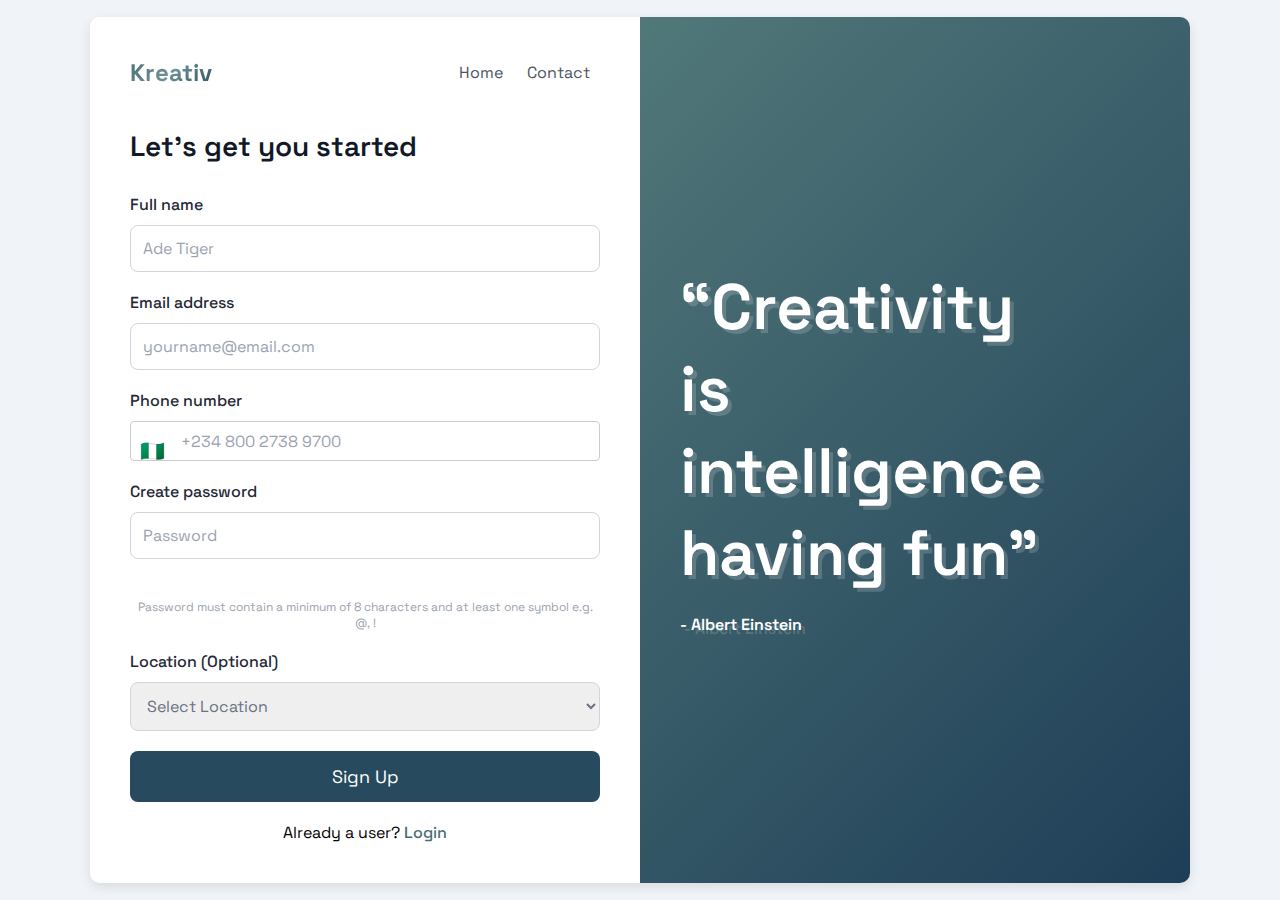
<file: Login Page/index.html>
<!DOCTYPE html>
<html lang="en">
<head>
    <meta charset="UTF-8">
    <meta name="viewport" content="width=device-width, initial-scale=1.0">
    <title>Kreativ - Sign Up</title>
    <link rel="stylesheet" href="css/style.css">
</head>
<body>
    <div class="container">
        <div class="form-section">
            <header>
                <h1 class="logo">Kreativ</h1>
                <nav>
                    <a href="#">Home</a>
                    <a href="#">Contact</a>
                </nav>
            </header>
            <h2>Let's get you started</h2>
            <form>
                <label for="full-name">Full name</label>
                <input type="text" id="full-name" placeholder="Ade Tiger">

                <label for="email">Email address</label>
                <input type="email" id="email" placeholder="yourname@email.com">

                <label for="phone">Phone number</label>
                <div class="phone-input">
                    <span class="flag">🇳🇬</span>
                    <input type="tel" id="phone" placeholder="+234 800 2738 9700">
                </div>

                <label for="password">Create password</label>
                <div class="password-input">
                    <input type="password" id="password" placeholder="Password">
                </div>
                <p class="password-info">Password must contain a minimum of 8 characters and at least one symbol e.g. @, !</p>

                <label for="location">Location (Optional)</label>
                <select id="location">
                    <option>Select Location</option>
                </select>

                <button type="submit">Sign Up</button>
            </form>
            <p>Already a user? <a href="#">Login</a></p>
        </div>
        <div class="quote-section">
            <blockquote class="Create">
                “Creativity is intelligence having fun”
            </blockquote>
            <blockquote class="Albert">
                - Albert Einstein
            </blockquote>
        </div>
    </div>
</body>
</html>
</file>
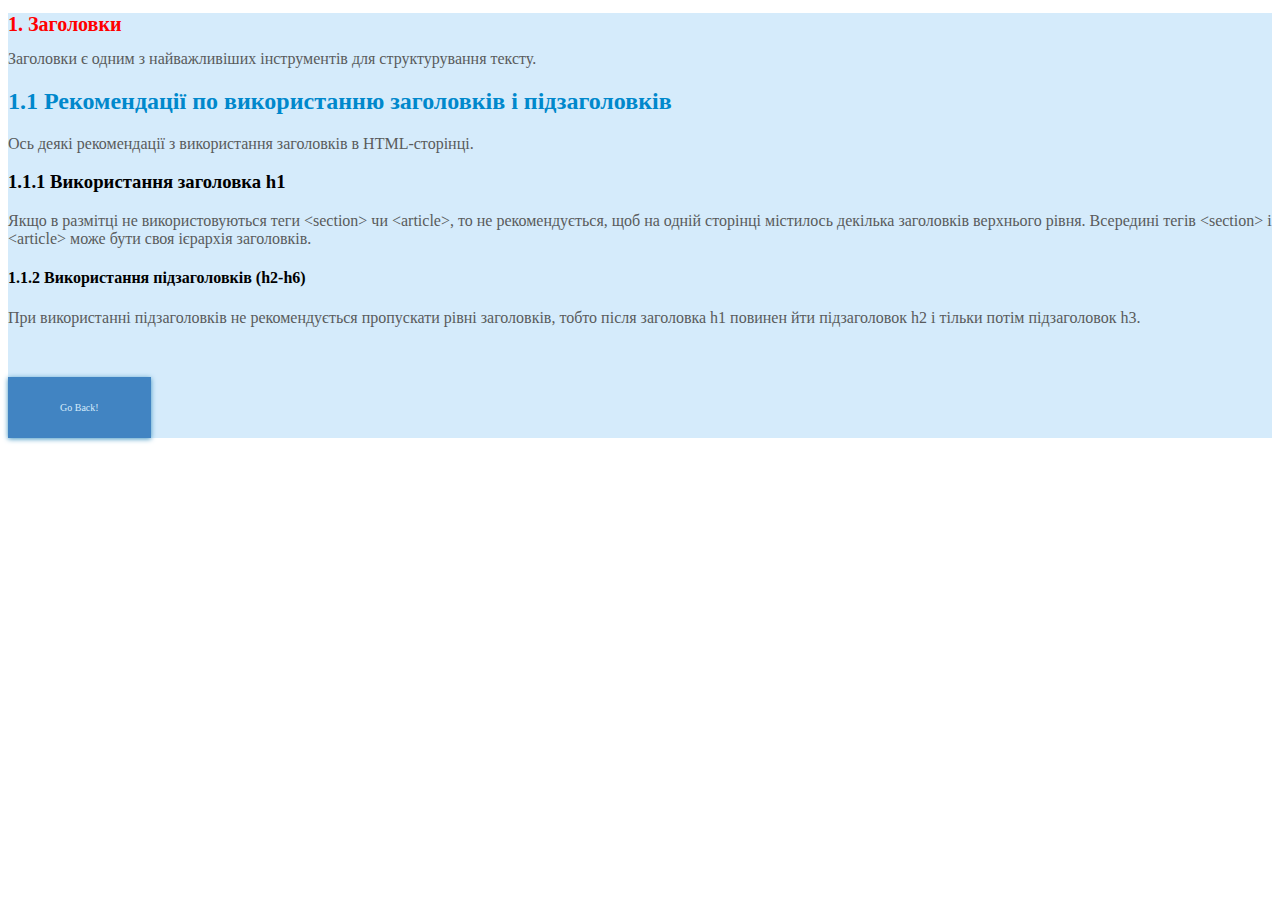
<file: lr1/index.html>
<!DOCTYPE html>
<html lang="en">

<head>
    <meta charset="UTF-8">
    <meta http-equiv="X-UA-Compatible" content="IE=edge">
    <meta name="viewport" content="width=device-width, initial-scale=1.0">
    <title>LW1</title>
    <style>

        div {
            background-color: #d5ebfb;
        }

        h1 {
            font-size: 20px;
            color: red;
        }
        
        h2 {
            color: #0088cc;
        }

        span {
            color: #595b5c;
        }
        .button {
            margin-top: 50px;
            background-color: rgb(65, 132, 194) ;
            border: none;
            color: red;
            padding: 25px 52px;
            text-align: center;
            -webkit-transition-duration: 0.4s;
            transition-duration: 0.4s;
            text-decoration: none;
            font-size: 10px;
            text-align: center; 
            cursor: pointer;
            display: inline-block;
            box-shadow: 0px 1px 5px rgb(65, 149, 194);
        }
        .back {
            color: #d5ebfb;
        }
    </style>
</head>
<div>
    <h1>
        1. Заголовки
    </h1>
    
    <span>
        Заголовки є одним з найважливіших інструментів для структурування тексту.
    </span>
    
    <h2 class="h2">
        1.1 Рекомендації по використанню заголовків і підзаголовків
    </h2>
    
    <span
    >Ось деякі рекомендації з використання заголовків в HTML-сторінці.
    </span>
    
    <h3>
        1.1.1 Використання заголовка h1
    </h3>
    
    <span>
        Якщо в размітці не використовуються теги &lt;section&gt; чи &lt;article&gt;, то не
    рекомендується, щоб на одній сторінці містилось декілька заголовків верхнього рівня.
    Всередині тегів &lt;section&gt; і &lt;article&gt; може бути своя ієрархія заголовків.
    </span>

    <h4>
        1.1.2 Використання підзаголовків (h2-h6)
    </h4>

    <span>
        При використанні підзаголовків не рекомендується пропускати рівні заголовків, тобто
    після заголовка h1 повинен йти підзаголовок h2 і тільки потім підзаголовок h3.
</span>
<a href="/index.html" class="button"><span class="back">Go Back!</span></a>
</div>
<body>
    
</body>
</html>
</file>
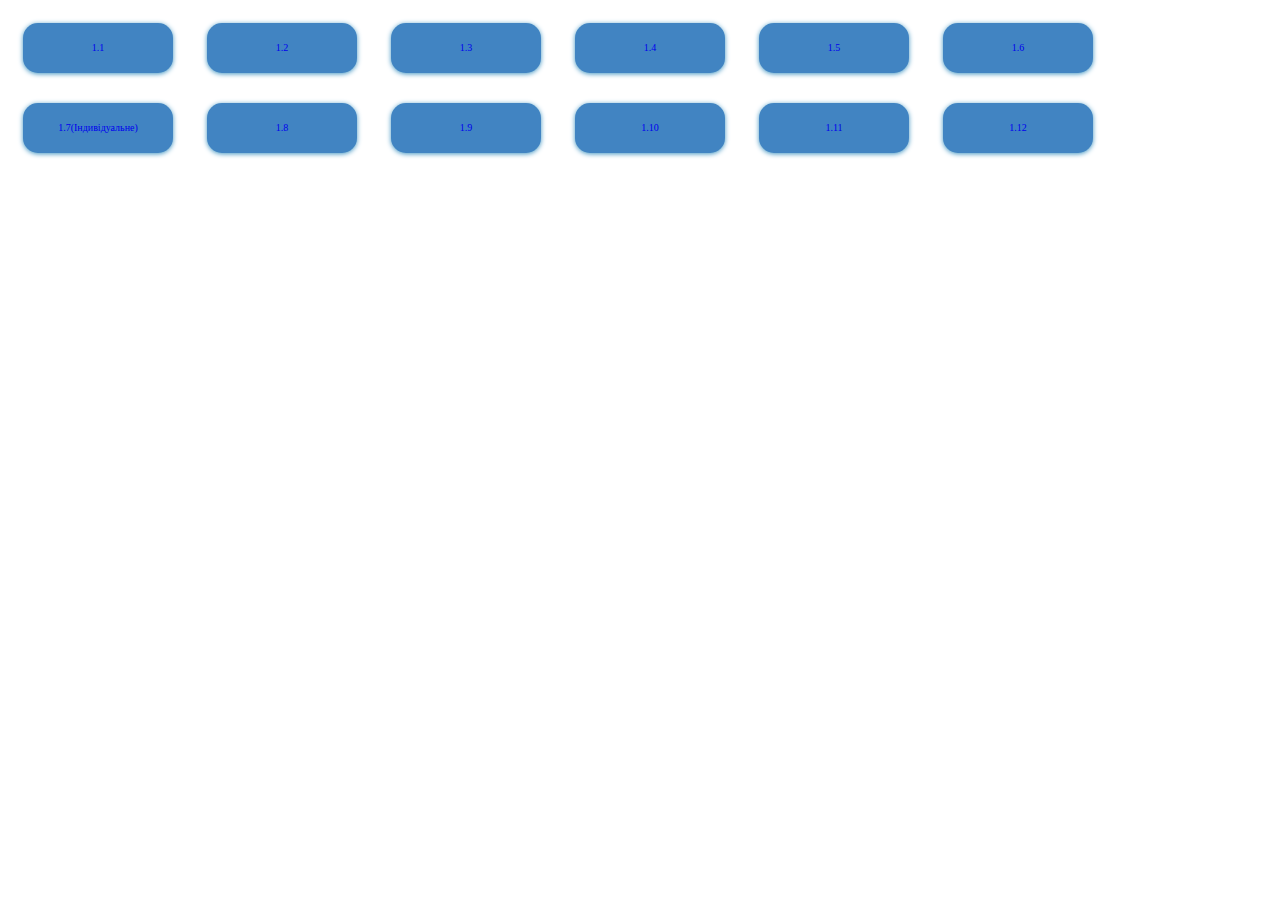
<file: lr1_2/index.html>
<!DOCTYPE html>
<html lang="uk">
<head>
    <meta charset="UTF-8">
    <meta name="viewport" content="width=device-width, initial-scale=1.0">
    <title>Document</title>
    <style>
        .button1 {
    width: 150px;
    height: 50px;
    background-color: rgb(65, 132, 194) ;
    border-radius: 15px;
    line-height: 50px;
    text-align: center;
    margin: 15px;
    -webkit-transition-duration: 0.4s;
    transition-duration: 0.4s;
    text-decoration: none;
    font-size: 10px;
    text-align: center; 
    cursor: pointer;
    display: inline-block;
    box-shadow: 0px 1px 5px rgb(65, 149, 194);
}

.button1:hover {
    background-color: rgb(87, 167, 243); /* Зміна кольору при наведенні */
}
    </style>
</head>
<body>
    <a href="1/index.html" class="button1"><span>1.1</span></a>
    <a href="2/index.html" class="button1"><span>1.2</span></a>
    <a href="3/index.html" class="button1"><span>1.3</span></a>
    <a href="4/index.html" class="button1"><span>1.4</span></a>
    <a href="5/index.html" class="button1"><span>1.5</span></a>
    <a href="6/index.html" class="button1"><span>1.6</span></a>
    <a href="7/index.html" class="button1"><span>1.7(Індивідуальне)</span></a>
    <a href="8/index.html" class="button1"><span>1.8</span></a>
    <a href="9/index.html" class="button1"><span>1.9</span></a>
    <a href="10/index.html" class="button1"><span>1.10</span></a>
    <a href="11/index.html" class="button1"><span>1.11</span></a>
    <a href="12/index.html" class="button1"><span>1.12</span></a>

</body>
</html>
</file>
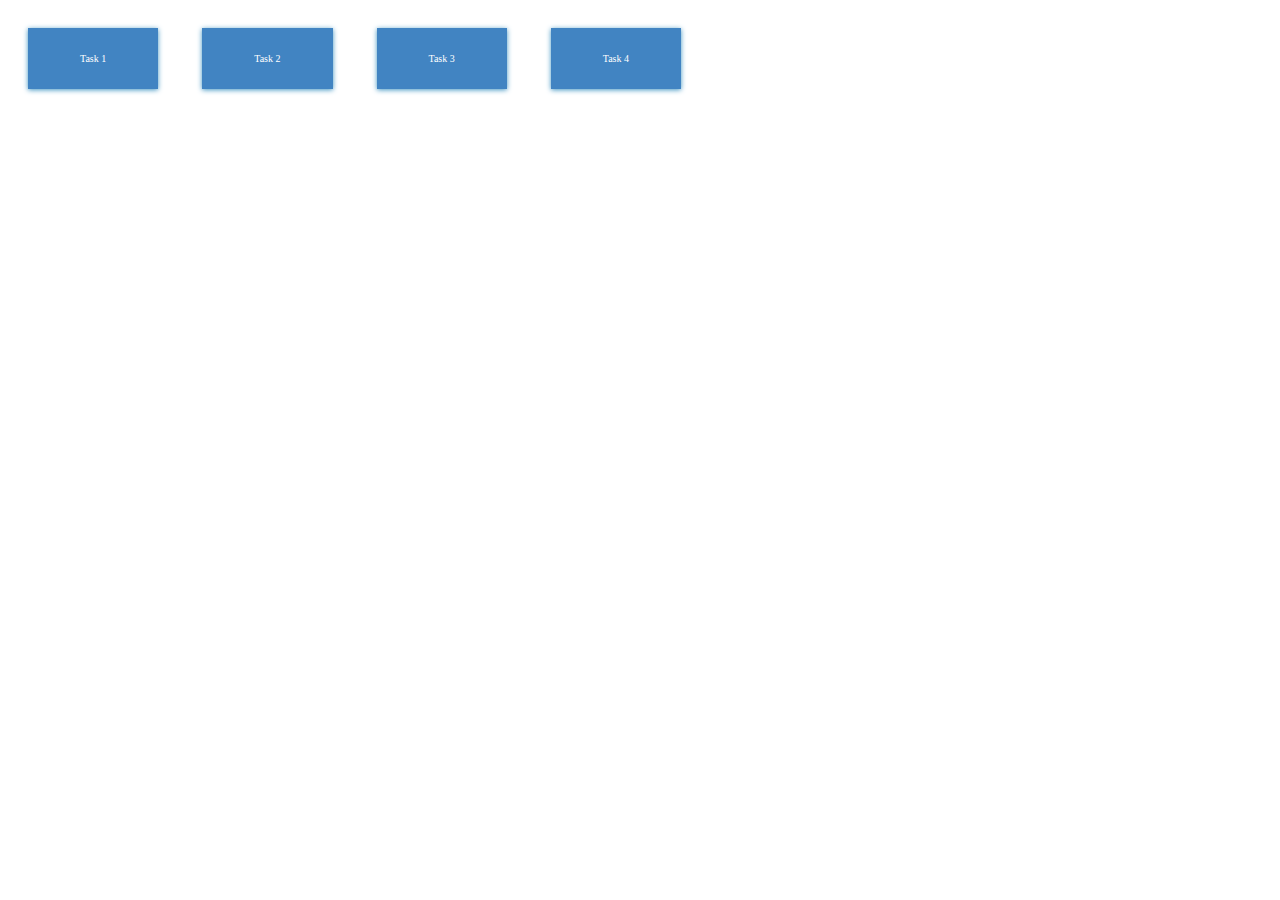
<file: lr4/index.html>
<!DOCTYPE html>
<html lang="en">
<head>
    <meta charset="UTF-8">
    <meta name="viewport" content="width=device-width, initial-scale=1.0">
    <title>Document</title>
    <style>
        .button {
    
            background-color: rgb(65, 132, 194) ;
            border: none;
            color: rgb(255, 255, 255);
            padding: 25px 52px;
            text-align: center;
            -webkit-transition-duration: 0.4s;
            transition-duration: 0.4s;
            text-decoration: none;
            font-size: 10px;
            text-align: center; 
            cursor: pointer;
            display: inline-block;
            box-shadow: 0px 1px 5px rgb(65, 149, 194);
            margin: 20px ;
        }
    </style>
</head>
<body>
    <div>
        <a href="lr4/task1.html" class="button"><span>Task 1</span></a>
        <a href="lr4/task2.html" class="button"><span>Task 2</span></a>
        <a href="lr4/task3.html" class="button"><span>Task 3</span></a>
        <a href="lr4/task4.html" class="button"><span>Task 4</span></a>
    </div>
</body>
</html>
</file>
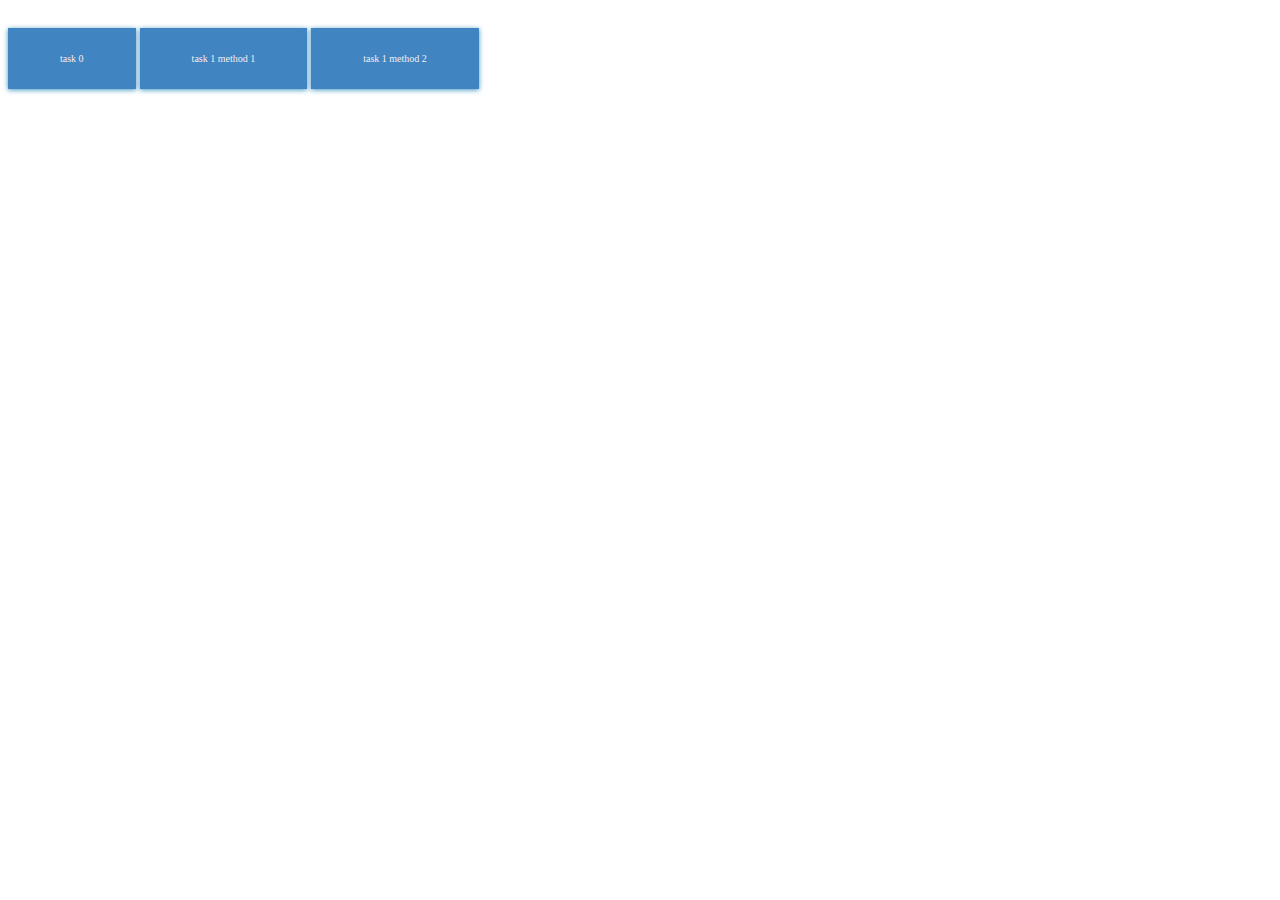
<file: lr5/index.html>
<!DOCTYPE html>
<html lang="en">
<head>
    <meta charset="UTF-8">
    <meta name="viewport" content="width=device-width, initial-scale=1.0">
    <title>Document</title>
    <style>
        .button1 {
    background-color: rgb(65, 132, 194) ;
    border: none;
    color: rgb(242, 237, 237);
    padding: 25px 52px;
    text-align: center;
    -webkit-transition-duration: 0.4s;
    transition-duration: 0.4s;
    text-decoration: none;
    font-size: 10px;
    text-align: center; 
    cursor: pointer;
    display: inline-block;
    box-shadow: 0px 1px 5px rgb(65, 149, 194);
    margin-top: 20px;
}
    </style>
</head>
<body>
    <a href="lr5/task0/index.html" class="button1"><span> task 0</span></a>
    <a href="lr5/task1/method1/index.html" class="button1"><span> task 1 method 1</span></a>
    <a href="lr5/task1/method2/index.html" class="button1"><span> task 1 method 2</span></a>


</body>
</html>
</file>
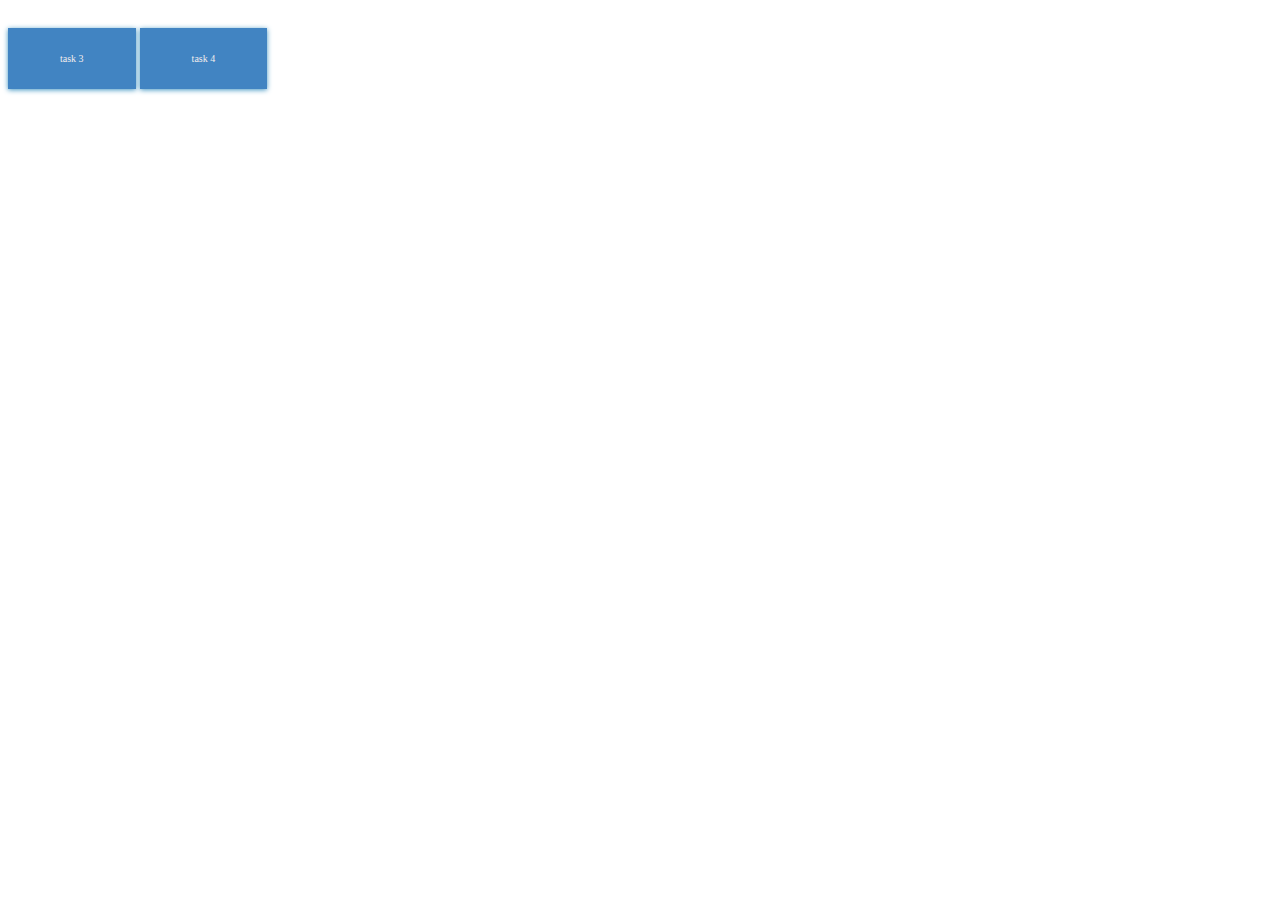
<file: lr6/index.html>
<!DOCTYPE html>
<html lang="en">
<head>
    <meta charset="UTF-8">
    <meta name="viewport" content="width=device-width, initial-scale=1.0">
    <title>Document</title>
    <style>
        .button1 {
    background-color: rgb(65, 132, 194) ;
    border: none;
    color: rgb(242, 237, 237);
    padding: 25px 52px;
    text-align: center;
    -webkit-transition-duration: 0.4s;
    transition-duration: 0.4s;
    text-decoration: none;
    font-size: 10px;
    text-align: center; 
    cursor: pointer;
    display: inline-block;
    box-shadow: 0px 1px 5px rgb(65, 149, 194);
    margin-top: 20px;
}
    </style>
</head>
<body>
    <a href="task3/index.html" class="button1"><span> task 3 </span></a>
    <a href="task4/index.html" class="button1"><span> task 4 </span></a>


</body>
</html>
</file>
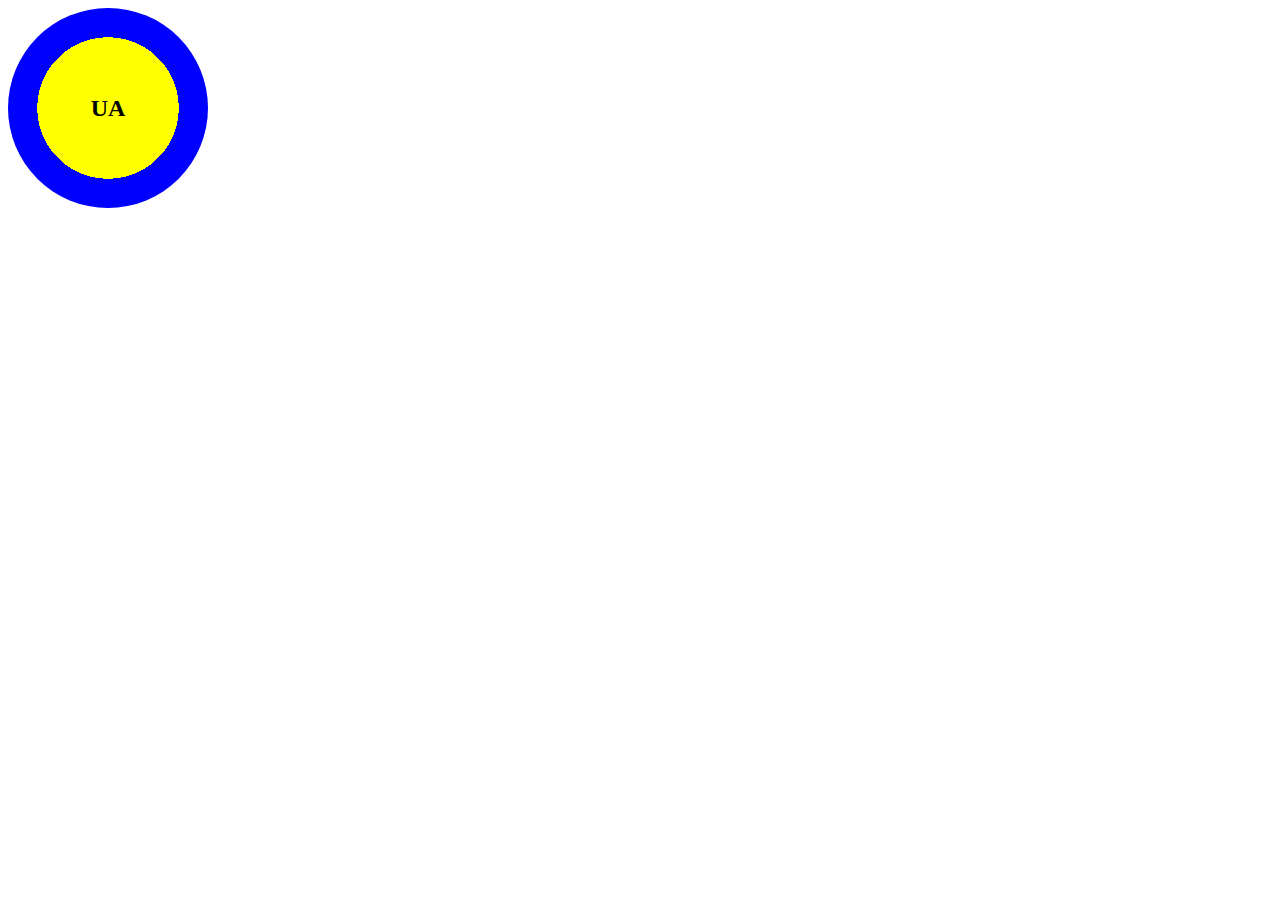
<file: pr5/index.html>
<!DOCTYPE html>
<html lang="en">
<head>
    <meta charset="UTF-8">
    <meta name="viewport" content="width=device-width, initial-scale=1.0">
    <title>Document</title>
    <style>
    .circle {
        width: 200px; /* діаметр круга */
        height: 200px; /* діаметр круга */
        border-radius: 50%; /* круглий круг */
        font-size: 24px; /* розмір тексту */
        font-weight: bold; /* жирний текст */
        text-align: center; /* вирівнювання тексту по центру */
        line-height: 200px; /* вирівнювання тексту по вертикалі */
        position: relative; /* для позиціонування псевдоелемента */
        background: radial-gradient(circle at center, yellow 50%, blue 50%); /* градієнтний фон */
        overflow: hidden; /* обрізаємо зайвий фон */
    }

    .circle::before {
        position: absolute;
        top: 50%;
        left: 50%;
        transform: translate(-50%, -50%);
        width: 50%; /* ширина півкола */
        height: 50%; /* висота півкола */
        background: yellow; /* жовтий колір для фону */
        z-index: -1; /* зміщення фону нижче тексту */
    }

</style>
</head>
<body>
    <div class="circle">UA</div>
</body>
</html>
</file>
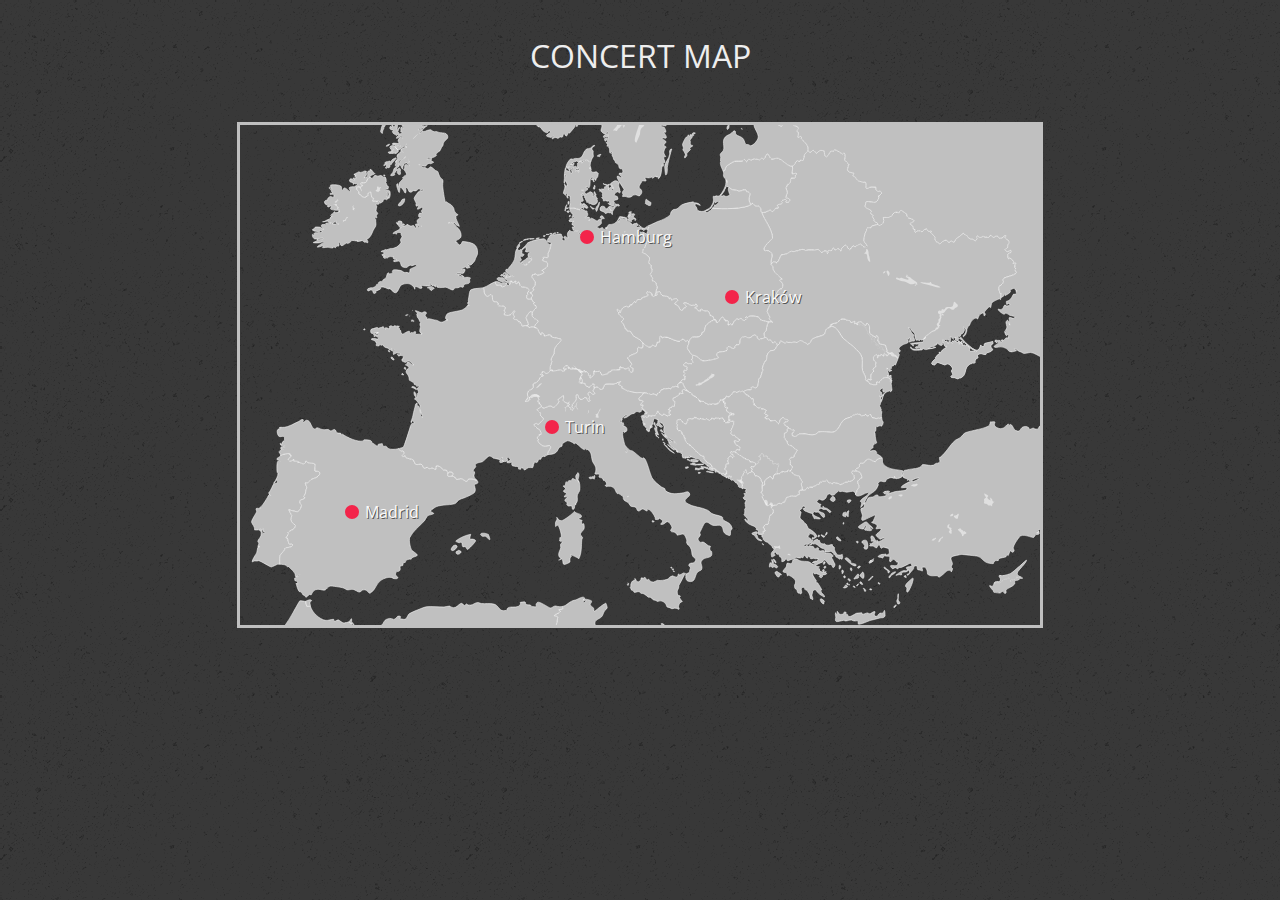
<file: pr6/index.html>
<!DOCTYPE html>
<html>
    
	<head>
		<title>CSS3 Transitions and Animations — Practice</title>
		<meta name="viewport" content="width=device-width, initial-scale=1.0">
        <meta charset="utf-8">
        <link href="css/reset.css" rel="stylesheet">
        <link href="https://fonts.googleapis.com/css?family=Open+Sans:300" rel="stylesheet">
		<link href="css/style.css" rel="stylesheet">
	</head>
    
    <body>
        
        <h2>Concert Map</h2>
        
        <div id="concert-map" class='concert-map'>
            <div class="pin madrid">
                <span class="town">Madrid</span>
                <div class="popover">
                    <p class="place">Wizink Center</p>
                    <p class="date">October 7, 2017</p>
                    <a class="button" href="form.html">Buy tickets</a>
                </div>
            </div>
            
            <div class="pin turin">
                <span class="town">Turin</span>
                <div class="popover">
                    <p class="place">Pala Alpitour</p>
                    <p class="date">October 14, 2017</p>
                    <a class="button" href="form.html">Buy tickets</a>
                </div>
            </div>
            <div class="pin hamburg">
                <span class="town">Hamburg</span>
                <div class="popover">
                    <p class="place">Barclaycard Arena</p>
                    <p class="date">November 6, 2017</p>
                    <a class="button" href="form.html">Buy tickets</a>
                </div>
            </div>
            <div class="pin krakow">
                <span class="town">Kraków</span>
                <div class="popover">
                    <p class="place">Tauron Arena</p>
                    <p class="date">November 12, 2017</p>
                    <a class="button" href="form.html">Buy tickets</a>
                </div>
            </div>
        </div>
    </body>
</html>
</file>
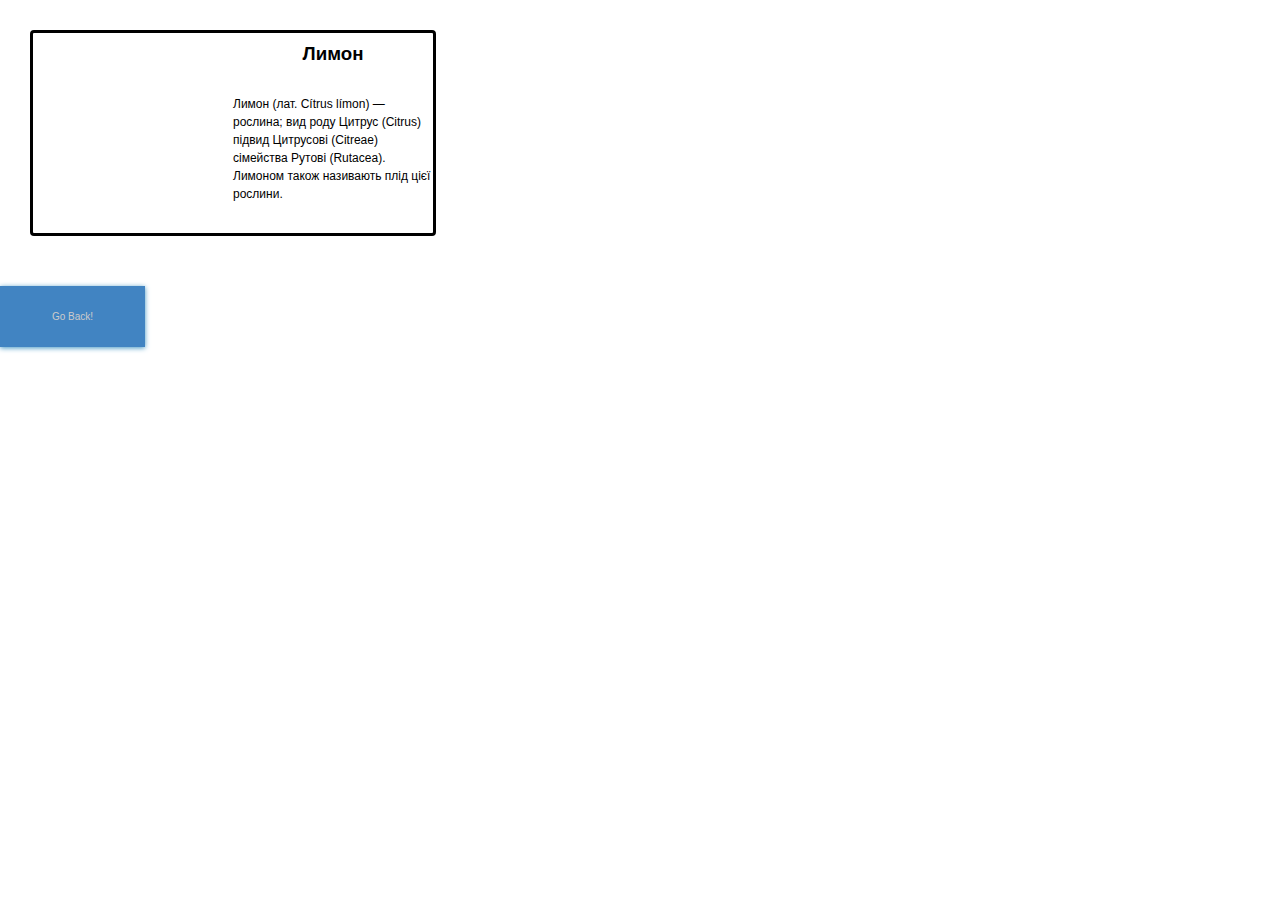
<file: task_lemon/index.html>
<!DOCTYPE html>
<html lang="en">
<head>
    <meta charset="UTF-8">
    <title>Title</title>
    <link rel="stylesheet" href="style.css">
</head>
<body>
    <div class="myblock">
        <div class="lemon"></div>
        <div class="about-lemon">
            <h3>Лимон</h3>
            <p>Лимон (лат. Cítrus límon) — рослина; вид роду Цитрус (Citrus) підвид Цитрусові (Citreae) сімейства Рутові (Rutacea). Лимоном також називають плід цієї рослини.</p>
        </div>

    </div>
    <a href="/index.html" class="button"><span class="back">Go Back!</span></a>
</body>
</html>
</file>
<file: Login Page/css/style.css>
/* Загальні стилі для всіх елементів */
@import url('https://fonts.googleapis.com/css2?family=Space+Grotesk:wght@300..700&display=swap');

* {
    margin: 0;
    padding: 0;
    box-sizing: border-box;
    font-family: Space Grotesk;
}

body {
    background-color: #f0f4f8;
    display: flex;
    justify-content: center;
    align-items: center;
    height: 100vh;
    margin: 0;
}

.container {
    display: flex;
    flex-direction: row;
    width: 100%;
    max-width: 1100px;
    background: white;
    border-radius: 10px;
    overflow: hidden;
    box-shadow: 0 4px 12px rgba(0, 0, 0, 0.1);
}

.form-section {
    flex: 1;
    padding: 40px;
    background-color: #ffffff;
    position: relative;
}

header {
    display: flex;
    justify-content: space-between;
    align-items: center;
    margin-bottom: 40px;
}

.logo {
    font-size: 24px;
    font-weight: bold;
    background: linear-gradient(135deg, #496F74, #6E9195, #2D4F61);
    -webkit-background-clip: text;
    -webkit-text-fill-color: transparent;
    background-clip: text;
    text-fill-color: transparent;
}

nav a {
    margin: 0 10px;
    font-size: 16px;
    color: #4b5563;
    text-decoration: none;
}

nav a:hover {
    color: #1f2937;
}

h2 {
    font-size: 28px;
    font-weight: 600;
    color: #111827;
    margin-bottom: 30px;
}

form {
    display: flex;
    flex-direction: column;
}

form label {
    margin-bottom: 10px;
    font-weight: 500;
    color: #1f2937;
}

form input, form select {
    width: 100%;
    padding: 12px;
    border: 1px solid #d1d5db;
    border-radius: 8px;
    font-size: 16px;
    margin-bottom: 20px;
    color: #6b7280;
}

form input::placeholder {
    color: #9ca3af;
}

.phone-input {
    display: flex;
    align-items: center;
    position: relative;
    max-width: 100%; /* дозволяємо input займати всю ширину */
    width: 100%;
}

.phone-input .flag {
    position: absolute;
    left: 10px;
    font-size: 20px;
    top: 50%;
    transform: translateY(-50%); /* центр по висоті */
    z-index: 1;
}

.phone-input input {
    width: 100%;
    padding-left: 50px; /* більший відступ для прапорця */
    height: 40px;
    font-size: 16px;
    box-sizing: border-box; /* забезпечує, що padding враховується в загальній ширині */
    border: 1px solid #ccc;
    border-radius: 4px;
}

.password-input {
    position: relative;
}

.password-input .toggle-password {
    position: absolute;
    right: 10px;
    top: 50%;
    transform: translateY(-50%);
    background: none;
    border: none;
    cursor: pointer;
    font-size: 16px;
}

.password-info {
    font-size: 12px;
    color: #9ca3af;
    margin-bottom: 20px;
}

button {
    width: 100%;
    padding: 14px;
    background-color: #284A5E;
    color: white;
    border: none;
    border-radius: 8px;
    font-size: 18px;
    cursor: pointer;
}

button:hover {
    background-color: #0036cc;
}

p {
    text-align: center;
    margin-top: 20px;
}

p a {
    color: #476D73;
    text-decoration: none;
    font-weight: 500;
}

p a:hover {
    text-decoration: underline;
}

/* Цитата */
.quote-section {
    flex: 1;
    background: linear-gradient(135deg, #517879, #1E3E57);
    color: white;
    display: flex;
    flex-direction: column; /* Вертикальне вирівнювання елементів */
    justify-content: center;
    align-items: flex-start; /* Вирівнювання всіх елементів по лівому краю */
    padding: 40px;
    font-size: 64px;
    font-weight: 600;
}

blockquote {
    max-width: 80%;
    margin: 10px 0; /* Відступи між блоками */
    text-shadow: 4px 4px 0 rgba(228, 228, 228, 0.2); /* Тінь справа без розмиття */

}





blockquote.Albert {
    font-size: 16px;
    align-self: flex-start; /* Вирівнювання конкретного блоку по лівому краю */
}



/* Медіа-запити для мобільних пристроїв */
@media (max-width: 768px) {
    .container {
        flex-direction: column;
    }

    .form-section {
        padding: 20px;
    }

    .quote-section {
        display: none;
    }

    form input, form select {
        font-size: 14px;
        padding: 10px;
    }

    button {
        padding: 12px;
        font-size: 16px;
    }

    h2 {
        font-size: 24px;
    }

    header {
        margin-bottom: 30px;
    }
}
</file>
<file: pr6/css/style.css>
/*
CSS3 Transitions and Animations - Practice
*/

/* Keyframes */



/* General */

body {
    font-family: 'Open Sans', Arial, sans-serif;
    font-size: 1em;
    color: #eee;
    background-color: #383838;
    background-image: url(../img/bg.png)
}
h2 {
    text-transform: uppercase;
    text-align: center;
    font-size: 32px;
    margin-top: 40px;
    margin-bottom: 40px;
}

/* Concert Map */

.concert-map {
    width: 800px;
    height: 500px;
    position: relative;
    margin: 50px auto;
    background-image: url(../img/concert-map.svg);
    background-repeat: no-repeat;
    background-size: cover;
    background-position-y: -300px;
    border: 3px solid #c0c0c0;
}
.pin {
    width: 14px;
    height: 14px;
    border-radius: 50%;
    background-color: #f3244a;
    position: absolute;
    cursor: pointer;
}
.pin.madrid {
    top: 380px;
    left: 105px;
}
.pin.turin {
    left: 305px;
    top: 295px;
}
.pin.hamburg {
    left: 340px;
    top: 105px;
}
.pin.krakow {
    left: 485px;
    top: 165px;
}
.pin .town {
    position: absolute;
    top: -1px;
    left: 20px;
    color: #fafafa;
    text-shadow: 1px 1px 0px #555555;
}
.pin .popover {
    visibility: hidden;
    opacity: 0;
    position: absolute;
    min-width: 150px;
    height: auto;
    background: #333;
    padding: 10px;
    bottom: 22px;
    left: -8px;
    box-shadow: 4px 4px 0px 0px rgba(33, 33, 33, 0.2);
    z-index: 3;
}
.pin .popover:before {
    content: '';
    width: 10px;
    height: 10px;
    background: #333;
    position: absolute;
    bottom: -5px;
    -webkit-transform: rotateZ(45deg);
    -o-transform: rotateZ(45deg);
    -moz-transform: rotateZ(45deg);
    transform: rotateZ(45deg);
}
.pin .popover .place {
    font-size: 12px;
    font-weight: bold;
    margin-bottom: 5px;
}
.pin .popover .date {
    font-size: 12px;
    font-style: italic;
}
.pin .popover .button {
    display: block;
    padding: 10px;
    margin-top: 10px;
    font-size: 12px;
    text-align: center;
    text-decoration: none;
    text-transform: uppercase;
    color: #fafafa;
    background-color: #f3244a;
}

.pin:before,
.pin:after {
    content: '';
    position: absolute;
    left: 50%;
    top: 50%;
    display: block;
    border-radius: 50%;
    border: 1px solid #f3244a;
    width: 0;
    height: 0;
    margin-left: -2px;
    margin-top: -2px;
}

@keyframes pinBeforeWave {
    from {
        width: 0;
        height: 0;
        margin-left: -2px;
        margin-top: -2px;
    }
    to {
        width: 40px;
        height: 40px;
        margin-left: -21px;
        margin-top: -21px;
        opacity: 0;
    }
}
@keyframes pinAfterWave {
    from {
        width: 0;
        height: 0;
        margin-left: -2px;
        margin-top: -2px;
    }
    to {
        width: 66px;
        height: 66px;
        margin-left: -34px;
        margin-top: -34px;
        opacity: 0;
    }
}

.pin:before {
    animation: pinBeforeWave 1s ease-in infinite;
}
.pin:after {
    animation: pinAfterWave 1s ease-in infinite;
}

.pin:hover:before,
.pin:hover:after {
    animation-play-state: paused;
}

.pin:hover .popover {
    visibility: visible;
    opacity: 1;
}

.pin.popover .button:hover {
    background-color: #e10087;
}
</file>
<file: task_lemon/style.css>
* {
    margin: 0;
    padding: 0;
    font-family: Arial, sans-serif;
    
}
.myblock {
    width: 400px;
    height: 200px;
    border: 3px solid black;
    border-radius: 4px;
    margin: 30px;
}
.lemon {
    background: url(https://cdn4.iconfinder.com/data/icons/Limon_iContainer/512/Grapefruit.png);
    float: left;
    background-size: contain;
    background-position: 50%;
    width: 180px;
    height: 180px;
    margin: 10px;
    border-radius: 5px;
}

.about-lemon h3 {
    text-align: center;
    padding: 10px 0;
}
.about-lemon p {
    font-size: 12px;
    line-height: 150%;
    margin: 20px 0;
}

.button {
    background-color: rgb(65, 132, 194) ;
    border: none;
    color: rgb(205, 203, 203);
    padding: 25px 52px;
    text-align: center;
    -webkit-transition-duration: 0.4s;
    transition-duration: 0.4s;
    text-decoration: none;
    font-size: 10px;
    text-align: center; 
    cursor: pointer;
    display: inline-block;
    box-shadow: 0px 1px 5px rgb(65, 149, 194);
    margin-top: 20px;
}
</file>
